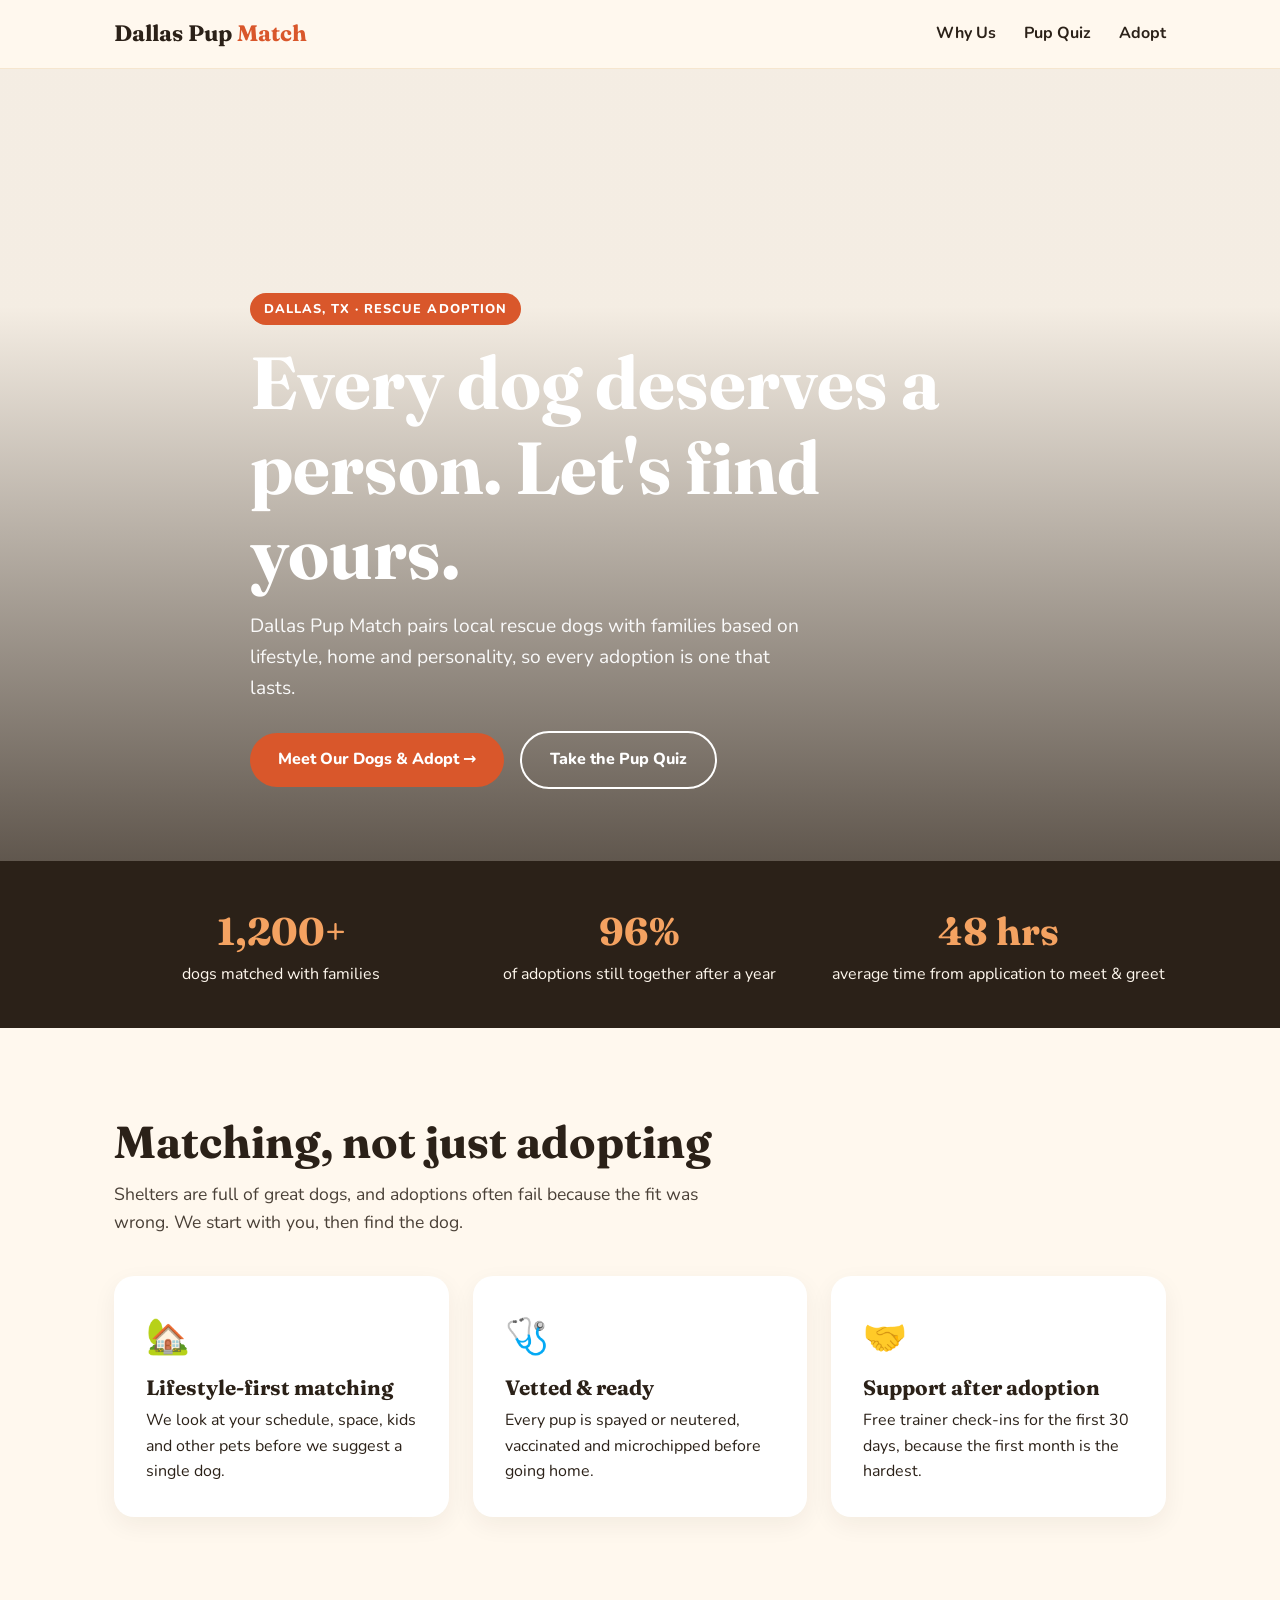
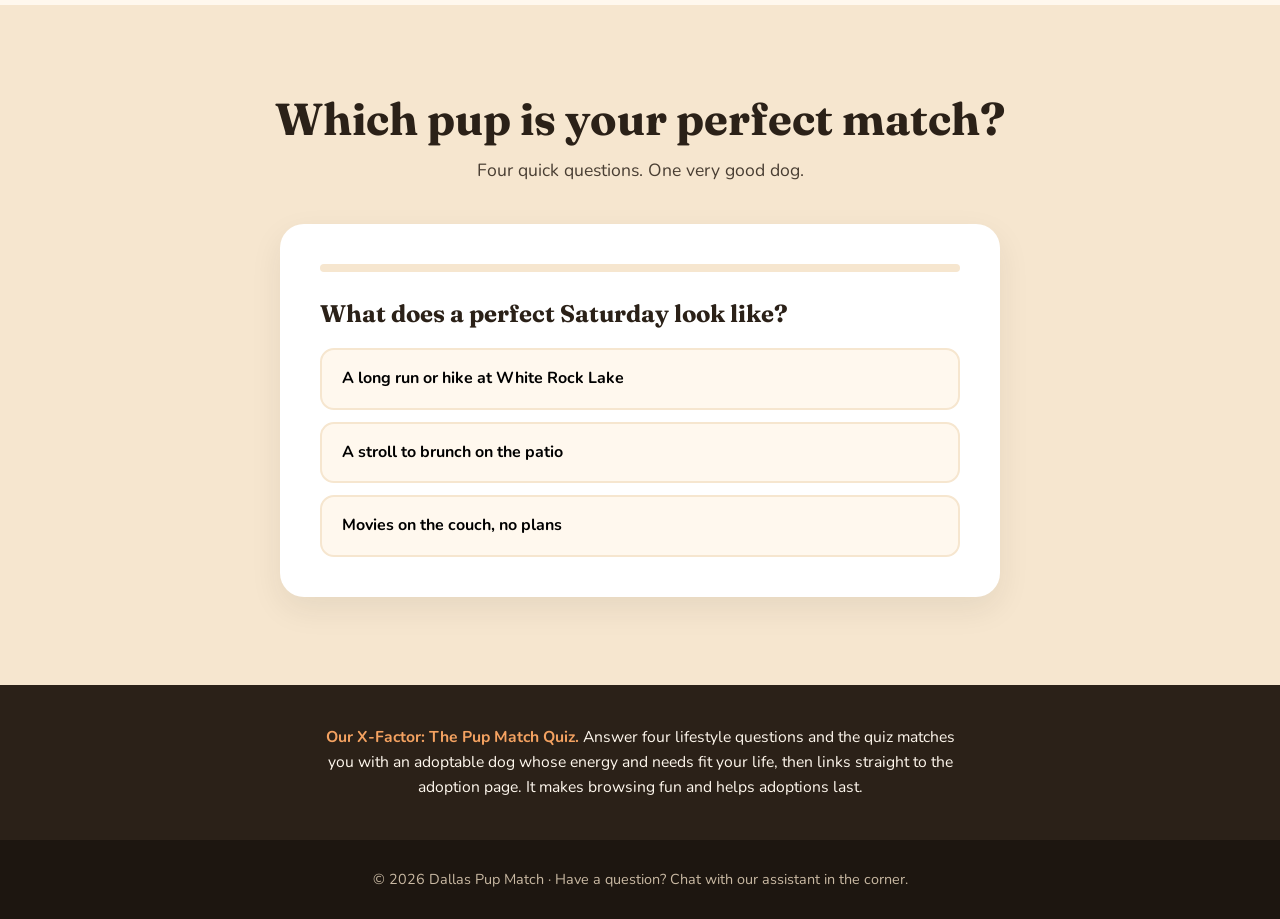
<file: index.html>
<!DOCTYPE html>
<html lang="en">
<head>
<meta charset="UTF-8">
<meta name="viewport" content="width=device-width, initial-scale=1.0">
<title>Dallas Pup Match | Find Your Forever Friend</title>
<link rel="preconnect" href="https://fonts.googleapis.com">
<link href="https://fonts.googleapis.com/css2?family=Fraunces:wght@600;700&family=Nunito:wght@400;700;800&display=swap" rel="stylesheet">
<link rel="stylesheet" href="style.css">
</head>
<body>

<nav>
  <div class="wrap">
    <a class="logo" href="index.html">Dallas Pup <span>Match</span></a>
    <ul>
      <li><a href="#how">Why Us</a></li>
      <li><a href="#quiz">Pup Quiz</a></li>
      <li><a href="adopt.html">Adopt</a></li>
    </ul>
  </div>
</nav>

<header class="hero">
  <video autoplay muted loop playsinline preload="auto">
    <source src="video.mp4" type="video/mp4">
  </video>
  <div class="wrap content">
    <span class="eyebrow">Dallas, TX · Rescue Adoption</span>
    <h1>Every dog deserves a person. Let's find yours.</h1>
    <p>Dallas Pup Match pairs local rescue dogs with families based on lifestyle, home and personality, so every adoption is one that lasts.</p>
    <a class="btn btn-primary" href="adopt.html">Meet Our Dogs &amp; Adopt →</a>
    <a class="btn btn-ghost" href="#quiz">Take the Pup Quiz</a>
  </div>
</header>

<div class="stats">
  <div class="wrap">
    <div><strong>1,200+</strong>dogs matched with families</div>
    <div><strong>96%</strong>of adoptions still together after a year</div>
    <div><strong>48 hrs</strong>average time from application to meet &amp; greet</div>
  </div>
</div>

<section id="how">
  <div class="wrap">
    <h2 class="section-title">Matching, not just adopting</h2>
    <p class="lead">Shelters are full of great dogs, and adoptions often fail because the fit was wrong. We start with you, then find the dog.</p>
    <div class="cards">
      <div class="card">
        <div class="icon">🏡</div>
        <h3>Lifestyle-first matching</h3>
        <p>We look at your schedule, space, kids and other pets before we suggest a single dog.</p>
      </div>
      <div class="card">
        <div class="icon">🩺</div>
        <h3>Vetted &amp; ready</h3>
        <p>Every pup is spayed or neutered, vaccinated and microchipped before going home.</p>
      </div>
      <div class="card">
        <div class="icon">🤝</div>
        <h3>Support after adoption</h3>
        <p>Free trainer check-ins for the first 30 days, because the first month is the hardest.</p>
      </div>
    </div>
  </div>
</section>

<section id="quiz" class="quiz-section">
  <div class="wrap">
    <h2 class="section-title" style="text-align:center">Which pup is your perfect match?</h2>
    <p class="lead" style="margin:0 auto 40px;text-align:center">Four quick questions. One very good dog.</p>
    <div class="quiz" id="quizBox">
      <div class="progress"><div id="bar"></div></div>
      <div id="quizBody"></div>
    </div>
  </div>
</section>

<div class="xfactor">
  <div class="wrap">
    <p><strong>Our X-Factor: The Pup Match Quiz.</strong> Answer four lifestyle questions and the quiz matches you with an adoptable dog whose energy and needs fit your life, then links straight to the adoption page. It makes browsing fun and helps adoptions last.</p>
  </div>
</div>

<footer>
  <div class="wrap">© 2026 Dallas Pup Match · Have a question? Chat with our assistant in the corner.</div>
</footer>

<script>
const questions = [
  {q:"What does a perfect Saturday look like?", a:[["A long run or hike at White Rock Lake","high"],["A stroll to brunch on the patio","mid"],["Movies on the couch, no plans","low"]]},
  {q:"Where do you live?", a:[["House with a big yard","high"],["Townhome or small yard","mid"],["Apartment in the city","low"]]},
  {q:"How much time are you home?", a:[["Mostly home / remote work","high"],["Gone part of the day","mid"],["Long office days","low"]]},
  {q:"Who else is at home?", a:[["Kids who love to play","mid"],["Another dog","high"],["Just me (or a cat)","low"]]}
];
const matches = {
  high:{emoji:"🐕",name:"Biscuit",desc:"A 2-year-old Lab mix who lives for fetch and trail runs. You'll keep up with each other."},
  mid:{emoji:"🐶",name:"Pepper",desc:"A 4-year-old beagle mix: up for a walk, just as happy to nap. The friendly all-rounder."},
  low:{emoji:"🐩",name:"Lola",desc:"A 7-year-old poodle mix who's mastered the art of the couch. Low-key, loyal and apartment-perfect."}
};
let step = 0, score = {high:0, mid:0, low:0};
const body = document.getElementById("quizBody"), bar = document.getElementById("bar");
function render(){
  bar.style.width = (step / questions.length * 100) + "%";
  if(step < questions.length){
    const q = questions[step];
    body.innerHTML = `<h3>${q.q}</h3><div class="options">` +
      q.a.map(([t,v]) => `<button data-v="${v}">${t}</button>`).join("") + `</div>`;
    body.querySelectorAll("button").forEach(b => b.onclick = () => { score[b.dataset.v]++; step++; render(); });
  } else {
    const best = Object.keys(score).sort((a,b) => score[b] - score[a])[0];
    const m = matches[best];
    body.innerHTML = `<div class="result"><div class="emoji">${m.emoji}</div><p>Your match is</p><h3>${m.name}</h3><p>${m.desc}</p>
      <a class="btn btn-primary" href="adopt.html">Start ${m.name}'s adoption →</a>
      <button class="btn btn-ghost" id="again" style="margin-left:8px">Retake</button></div>`;
    document.getElementById("again").onclick = () => { step = 0; score = {high:0, mid:0, low:0}; render(); };
  }
}
render();
</script>

<script> window.chtlConfig = { chatbotId: "3285422961" } </script>
<script async data-id="3285422961" id="chtl-script" type="text/javascript" src="https://chatling.ai/js/embed.js"></script>
</body>
</html>
</file>
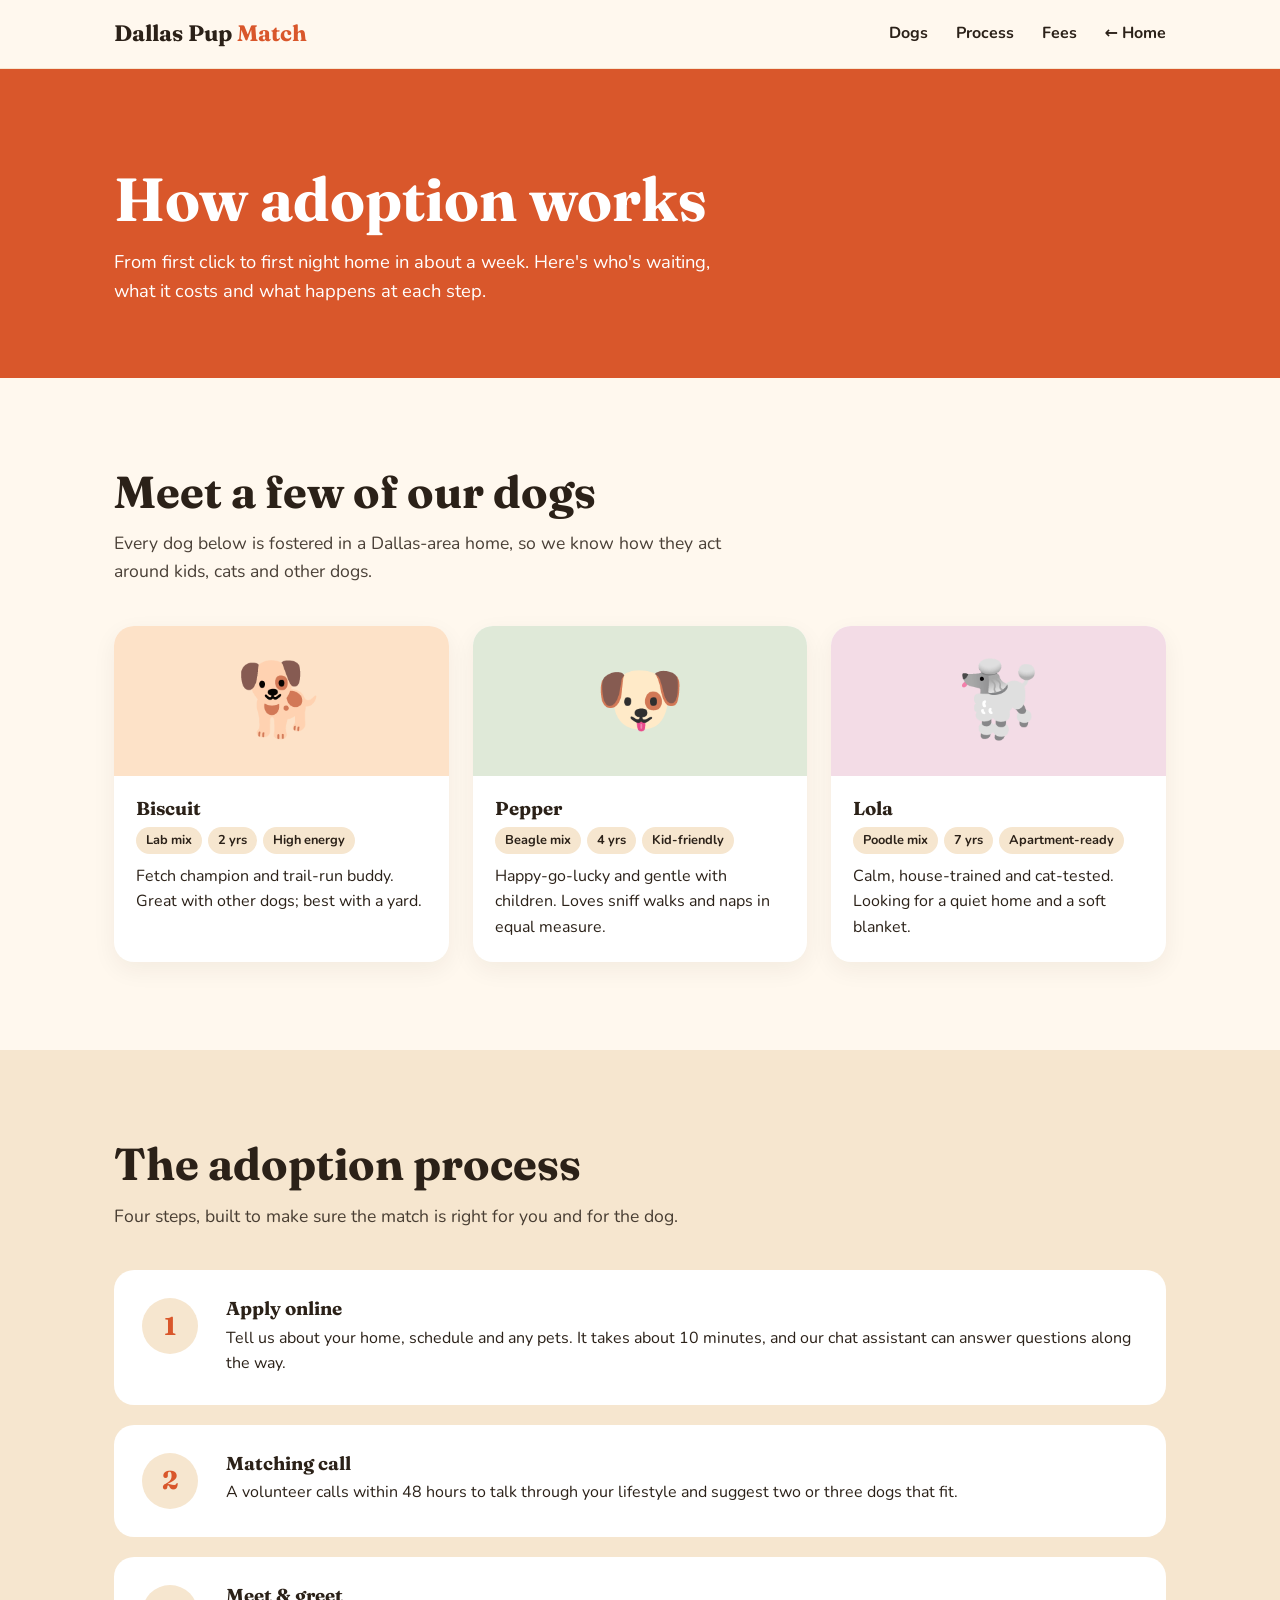
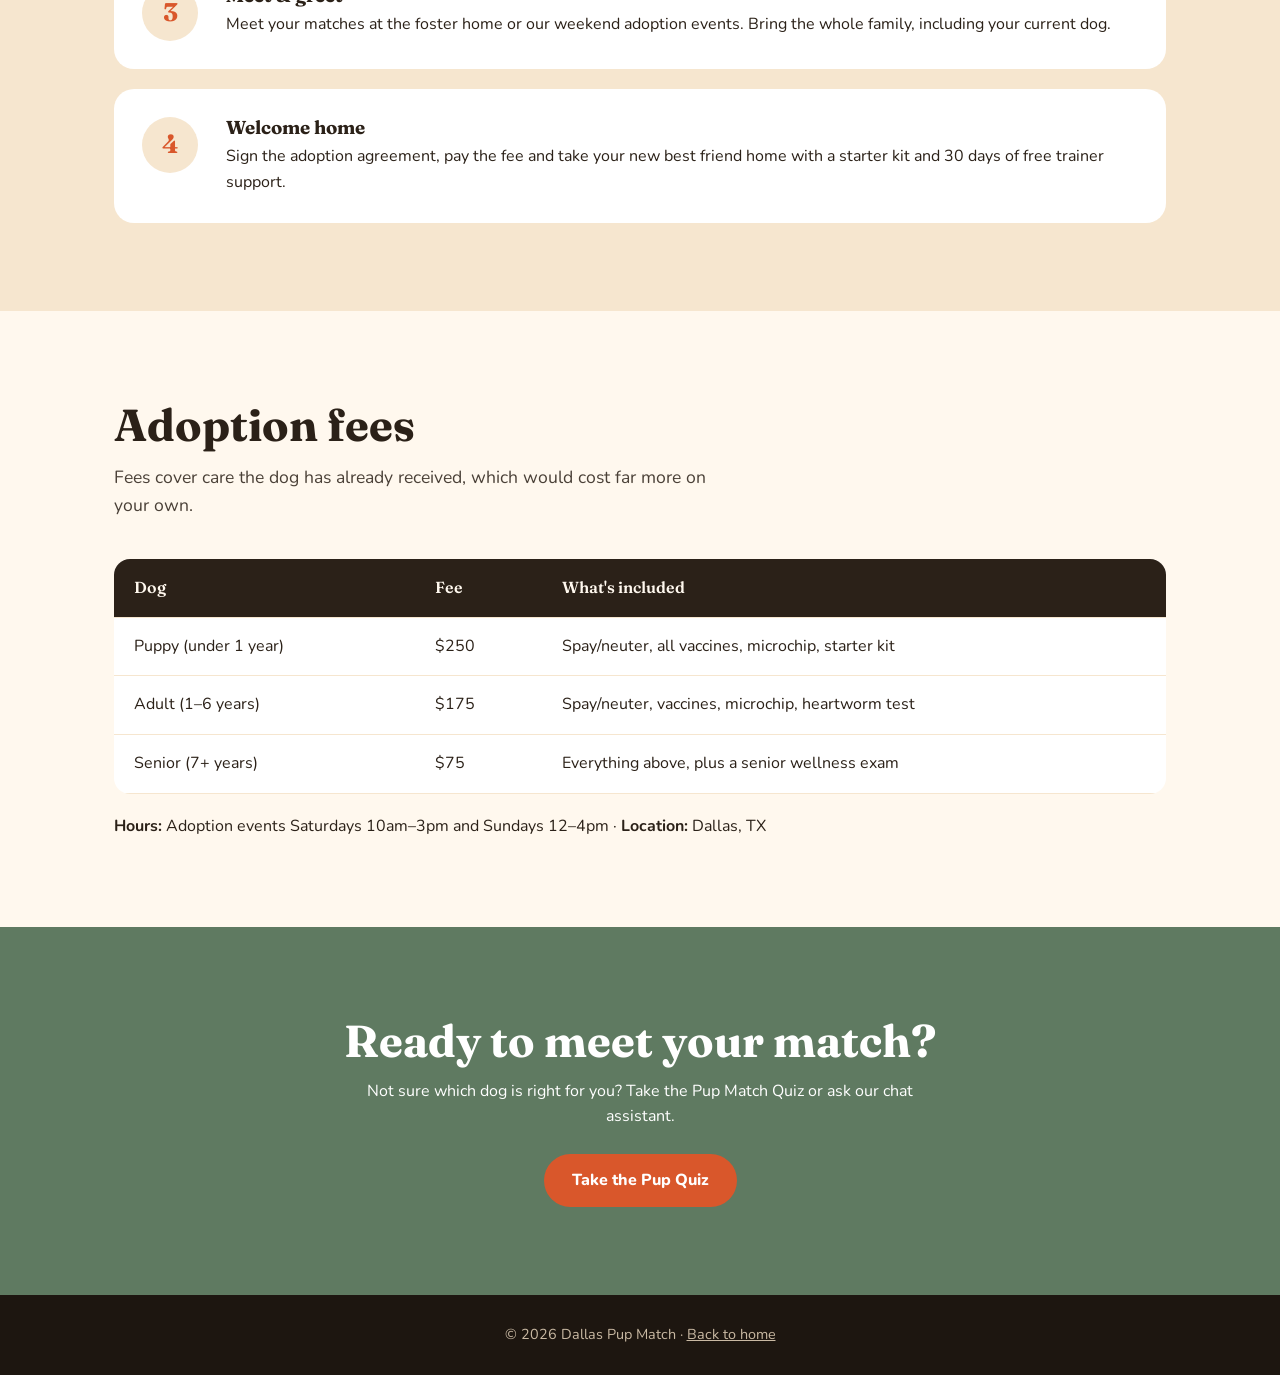
<file: adopt.html>
<!DOCTYPE html>
<html lang="en">
<head>
<meta charset="UTF-8">
<meta name="viewport" content="width=device-width, initial-scale=1.0">
<title>Adopt | Dallas Pup Match</title>
<link rel="preconnect" href="https://fonts.googleapis.com">
<link href="https://fonts.googleapis.com/css2?family=Fraunces:wght@600;700&family=Nunito:wght@400;700;800&display=swap" rel="stylesheet">
<link rel="stylesheet" href="style.css">
</head>
<body>

<nav>
  <div class="wrap">
    <a class="logo" href="index.html">Dallas Pup <span>Match</span></a>
    <ul>
      <li><a href="#dogs">Dogs</a></li>
      <li><a href="#process">Process</a></li>
      <li><a href="#fees">Fees</a></li>
      <li><a href="index.html">← Home</a></li>
    </ul>
  </div>
</nav>

<header class="page-hero">
  <div class="wrap">
    <h1>How adoption works</h1>
    <p>From first click to first night home in about a week. Here's who's waiting, what it costs and what happens at each step.</p>
  </div>
</header>

<section id="dogs">
  <div class="wrap">
    <h2 class="section-title">Meet a few of our dogs</h2>
    <p class="lead">Every dog below is fostered in a Dallas-area home, so we know how they act around kids, cats and other dogs.</p>
    <div class="dogs">
      <div class="dog">
        <div class="pic" style="background:#fde2c8">🐕</div>
        <div class="info">
          <h3>Biscuit</h3>
          <div class="tags"><span>Lab mix</span><span>2 yrs</span><span>High energy</span></div>
          <p>Fetch champion and trail-run buddy. Great with other dogs; best with a yard.</p>
        </div>
      </div>
      <div class="dog">
        <div class="pic" style="background:#dfe9d8">🐶</div>
        <div class="info">
          <h3>Pepper</h3>
          <div class="tags"><span>Beagle mix</span><span>4 yrs</span><span>Kid-friendly</span></div>
          <p>Happy-go-lucky and gentle with children. Loves sniff walks and naps in equal measure.</p>
        </div>
      </div>
      <div class="dog">
        <div class="pic" style="background:#f3dce6">🐩</div>
        <div class="info">
          <h3>Lola</h3>
          <div class="tags"><span>Poodle mix</span><span>7 yrs</span><span>Apartment-ready</span></div>
          <p>Calm, house-trained and cat-tested. Looking for a quiet home and a soft blanket.</p>
        </div>
      </div>
    </div>
  </div>
</section>

<section id="process" style="background:var(--sand)">
  <div class="wrap">
    <h2 class="section-title">The adoption process</h2>
    <p class="lead">Four steps, built to make sure the match is right for you and for the dog.</p>
    <div class="steps">
      <div class="step"><div><h3>Apply online</h3><p>Tell us about your home, schedule and any pets. It takes about 10 minutes, and our chat assistant can answer questions along the way.</p></div></div>
      <div class="step"><div><h3>Matching call</h3><p>A volunteer calls within 48 hours to talk through your lifestyle and suggest two or three dogs that fit.</p></div></div>
      <div class="step"><div><h3>Meet &amp; greet</h3><p>Meet your matches at the foster home or our weekend adoption events. Bring the whole family, including your current dog.</p></div></div>
      <div class="step"><div><h3>Welcome home</h3><p>Sign the adoption agreement, pay the fee and take your new best friend home with a starter kit and 30 days of free trainer support.</p></div></div>
    </div>
  </div>
</section>

<section id="fees">
  <div class="wrap">
    <h2 class="section-title">Adoption fees</h2>
    <p class="lead">Fees cover care the dog has already received, which would cost far more on your own.</p>
    <table>
      <tr><th>Dog</th><th>Fee</th><th>What's included</th></tr>
      <tr><td>Puppy (under 1 year)</td><td>$250</td><td>Spay/neuter, all vaccines, microchip, starter kit</td></tr>
      <tr><td>Adult (1–6 years)</td><td>$175</td><td>Spay/neuter, vaccines, microchip, heartworm test</td></tr>
      <tr><td>Senior (7+ years)</td><td>$75</td><td>Everything above, plus a senior wellness exam</td></tr>
    </table>
    <p style="margin-top:20px"><strong>Hours:</strong> Adoption events Saturdays 10am–3pm and Sundays 12–4pm · <strong>Location:</strong> Dallas, TX</p>
  </div>
</section>

<section class="cta-band">
  <div class="wrap">
    <h2 class="section-title">Ready to meet your match?</h2>
    <p>Not sure which dog is right for you? Take the Pup Match Quiz or ask our chat assistant.</p>
    <a class="btn btn-primary" href="index.html#quiz">Take the Pup Quiz</a>
  </div>
</section>

<footer>
  <div class="wrap">© 2026 Dallas Pup Match · <a href="index.html">Back to home</a></div>
</footer>

<script> window.chtlConfig = { chatbotId: "3285422961" } </script>
<script async data-id="3285422961" id="chtl-script" type="text/javascript" src="https://chatling.ai/js/embed.js"></script>
</body>
</html>
</file>
<file: style.css>
:root{
  --ink:#2b2118; --cream:#fff8ee; --sand:#f6e6cf; --rust:#d9572b; --rust-dark:#b8431c;
  --sage:#5f7a61; --white:#fff;
}
*{box-sizing:border-box;margin:0;padding:0}
body{font-family:"Nunito",system-ui,sans-serif;background:var(--cream);color:var(--ink);line-height:1.6}
h1,h2,h3{font-family:"Fraunces",Georgia,serif;line-height:1.15}
a{color:inherit}
.wrap{max-width:1100px;margin:0 auto;padding:0 24px}

/* nav */
nav{position:sticky;top:0;z-index:20;background:rgba(255,248,238,.92);backdrop-filter:blur(8px);border-bottom:1px solid var(--sand)}
nav .wrap{display:flex;align-items:center;justify-content:space-between;height:68px}
.logo{font-family:"Fraunces",serif;font-weight:700;font-size:1.4rem;text-decoration:none}
.logo span{color:var(--rust)}
nav ul{display:flex;gap:28px;list-style:none;font-weight:700}
nav ul a{text-decoration:none}
nav ul a:hover{color:var(--rust)}

/* buttons */
.btn{display:inline-block;padding:14px 28px;border-radius:999px;font-weight:800;text-decoration:none;border:none;cursor:pointer;font-size:1rem;transition:transform .15s,background .15s}
.btn:hover{transform:translateY(-2px)}
.btn-primary{background:var(--rust);color:var(--white)}
.btn-primary:hover{background:var(--rust-dark)}
.btn-ghost{background:transparent;border:2px solid var(--ink);color:var(--ink)}

/* hero */
.hero{position:relative;height:88vh;min-height:520px;overflow:hidden;display:flex;align-items:flex-end}
.hero video{position:absolute;inset:0;width:100%;height:100%;object-fit:cover}
.hero::after{content:"";position:absolute;inset:0;background:linear-gradient(180deg,rgba(43,33,24,.05) 30%,rgba(43,33,24,.75))}
.hero .content{position:relative;z-index:2;color:var(--white);padding-bottom:72px}
.eyebrow{display:inline-block;background:var(--rust);color:#fff;font-weight:800;font-size:.8rem;letter-spacing:.08em;text-transform:uppercase;padding:6px 14px;border-radius:999px;margin-bottom:16px}
.hero h1{font-size:clamp(2.4rem,6vw,4.6rem);max-width:780px;margin-bottom:16px}
.hero p{font-size:1.2rem;max-width:560px;margin-bottom:28px;opacity:.95}
.hero .btn-ghost{border-color:#fff;color:#fff;margin-left:12px}

/* sections */
section{padding:88px 0}
.section-title{font-size:clamp(1.9rem,4vw,2.8rem);margin-bottom:12px}
.lead{font-size:1.1rem;max-width:620px;margin-bottom:40px;opacity:.85}

.stats{background:var(--ink);color:var(--cream);padding:40px 0}
.stats .wrap{display:grid;grid-template-columns:repeat(3,1fr);gap:24px;text-align:center}
.stats strong{display:block;font-family:"Fraunces",serif;font-size:2.4rem;color:#f4a261}

.cards{display:grid;grid-template-columns:repeat(3,1fr);gap:24px}
.card{background:var(--white);border-radius:20px;padding:32px;box-shadow:0 8px 24px rgba(43,33,24,.06)}
.card .icon{font-size:2.2rem;margin-bottom:12px}
.card h3{font-size:1.3rem;margin-bottom:8px}

/* quiz (x-factor) */
.quiz-section{background:var(--sand)}
.quiz{background:var(--white);border-radius:24px;padding:40px;max-width:720px;margin:0 auto;box-shadow:0 12px 32px rgba(43,33,24,.08)}
.quiz .progress{height:8px;background:var(--sand);border-radius:99px;margin-bottom:28px;overflow:hidden}
.quiz .progress div{height:100%;background:var(--rust);width:0;transition:width .3s}
.quiz h3{font-size:1.5rem;margin-bottom:20px}
.options{display:grid;gap:12px}
.options button{text-align:left;padding:16px 20px;border-radius:14px;border:2px solid var(--sand);background:var(--cream);font:inherit;font-weight:700;cursor:pointer;transition:border-color .15s,transform .15s}
.options button:hover{border-color:var(--rust);transform:translateX(4px)}
.result{text-align:center}
.result .emoji{font-size:4rem}
.result h3{font-size:2rem;margin:8px 0}
.result p{margin-bottom:20px}

/* xfactor note */
.xfactor{background:var(--ink);color:var(--cream);padding:40px 0;text-align:center}
.xfactor p{max-width:640px;margin:0 auto;font-size:.98rem}
.xfactor strong{color:#f4a261}

footer{background:#1d1610;color:#c9b9a3;padding:28px 0;text-align:center;font-size:.9rem}

/* second page */
.page-hero{background:var(--rust);color:#fff;padding:96px 0 72px}
.page-hero h1{font-size:clamp(2.2rem,5vw,3.8rem);margin-bottom:12px}
.page-hero p{font-size:1.15rem;max-width:620px}
.steps{counter-reset:step;display:grid;gap:20px}
.step{display:grid;grid-template-columns:64px 1fr;gap:20px;background:var(--white);border-radius:20px;padding:28px}
.step::before{counter-increment:step;content:counter(step);width:56px;height:56px;border-radius:50%;background:var(--sand);color:var(--rust);font-family:"Fraunces",serif;font-weight:700;font-size:1.6rem;display:grid;place-items:center}
.step h3{margin-bottom:6px}
.dogs{display:grid;grid-template-columns:repeat(3,1fr);gap:24px}
.dog{background:var(--white);border-radius:20px;overflow:hidden;box-shadow:0 8px 24px rgba(43,33,24,.06)}
.dog .pic{height:150px;display:grid;place-items:center;font-size:4.5rem}
.dog .info{padding:22px}
.dog .tags{display:flex;flex-wrap:wrap;gap:6px;margin:8px 0 10px}
.dog .tags span{background:var(--sand);border-radius:99px;padding:3px 10px;font-size:.8rem;font-weight:700}
table{width:100%;border-collapse:collapse;background:var(--white);border-radius:16px;overflow:hidden}
th,td{padding:16px 20px;text-align:left;border-bottom:1px solid var(--sand)}
th{background:var(--ink);color:var(--cream);font-family:"Fraunces",serif;font-weight:600}
.cta-band{background:var(--sage);color:#fff;text-align:center}
.cta-band p{margin:8px auto 24px;max-width:560px}

@media(max-width:800px){
  nav ul{display:none}
  .cards,.dogs,.stats .wrap{grid-template-columns:1fr}
  .hero .btn-ghost{margin:12px 0 0}
  .quiz{padding:28px}
}
</file>
